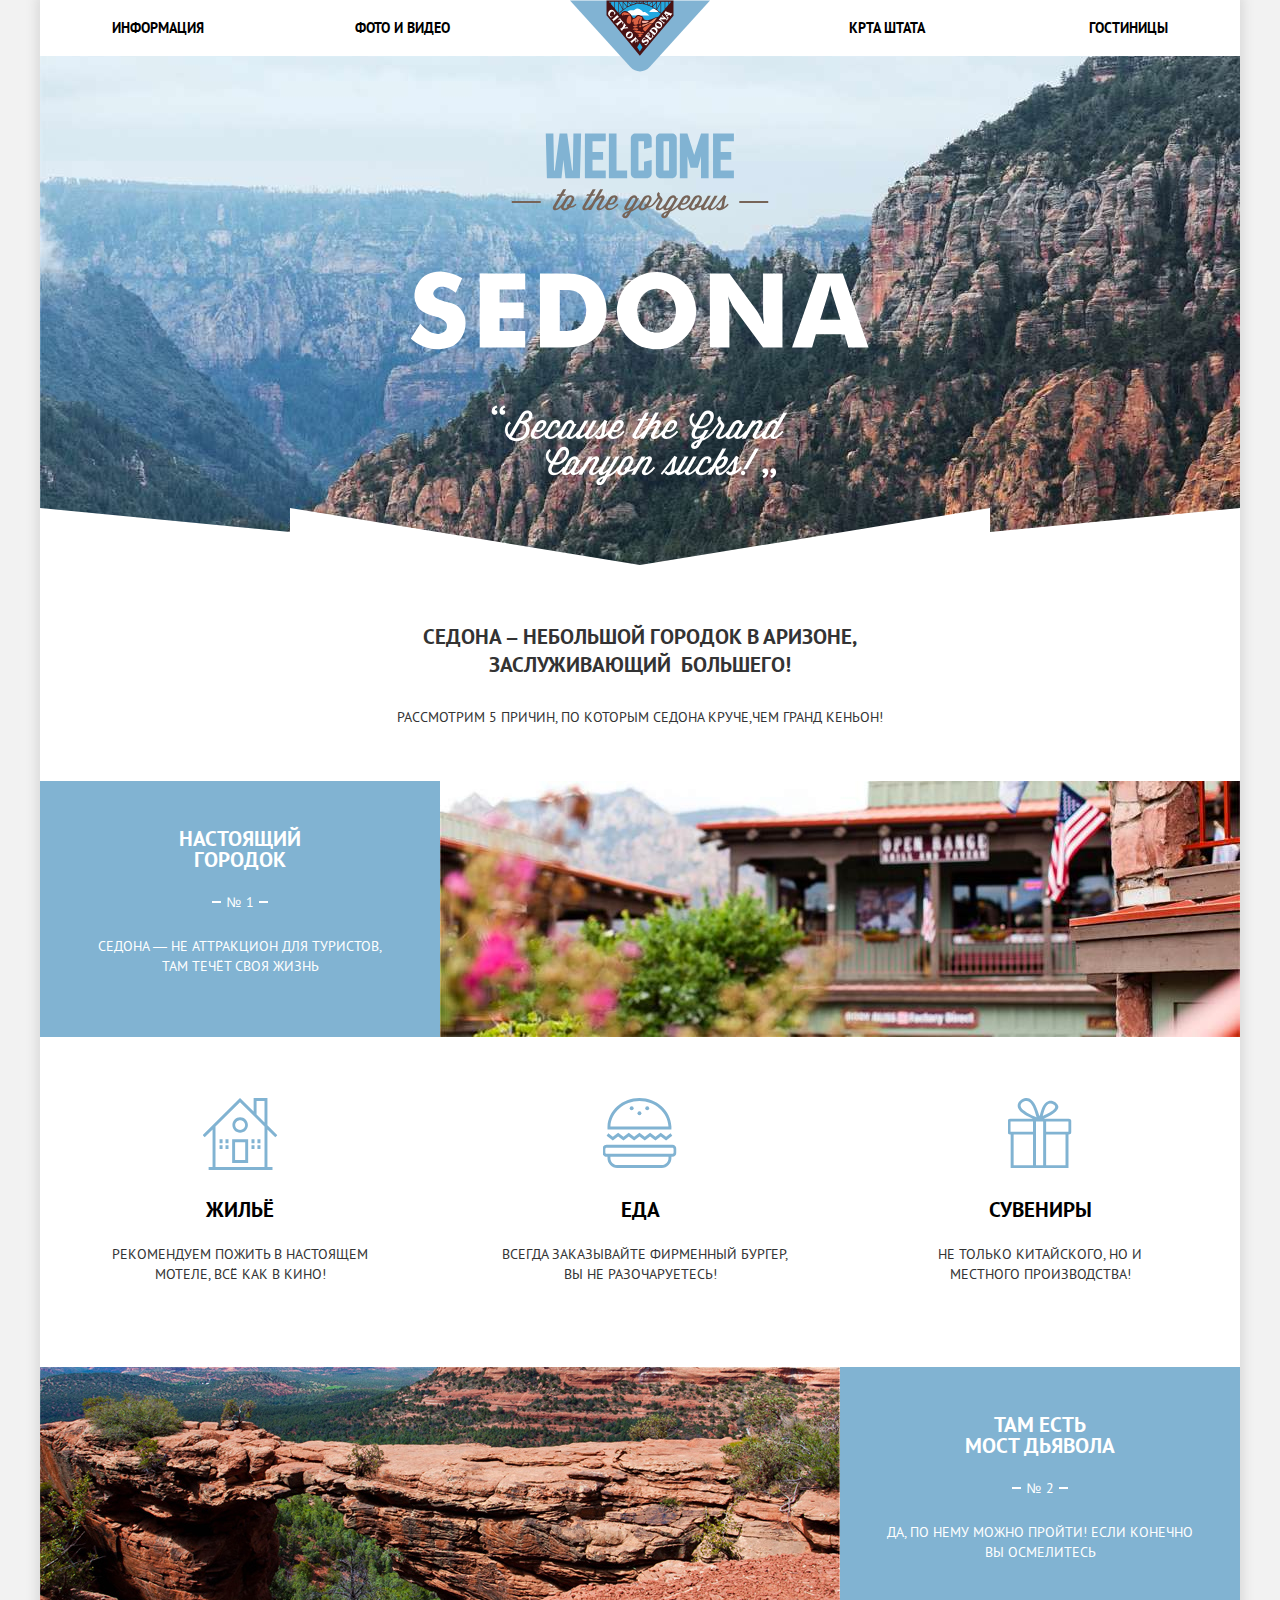
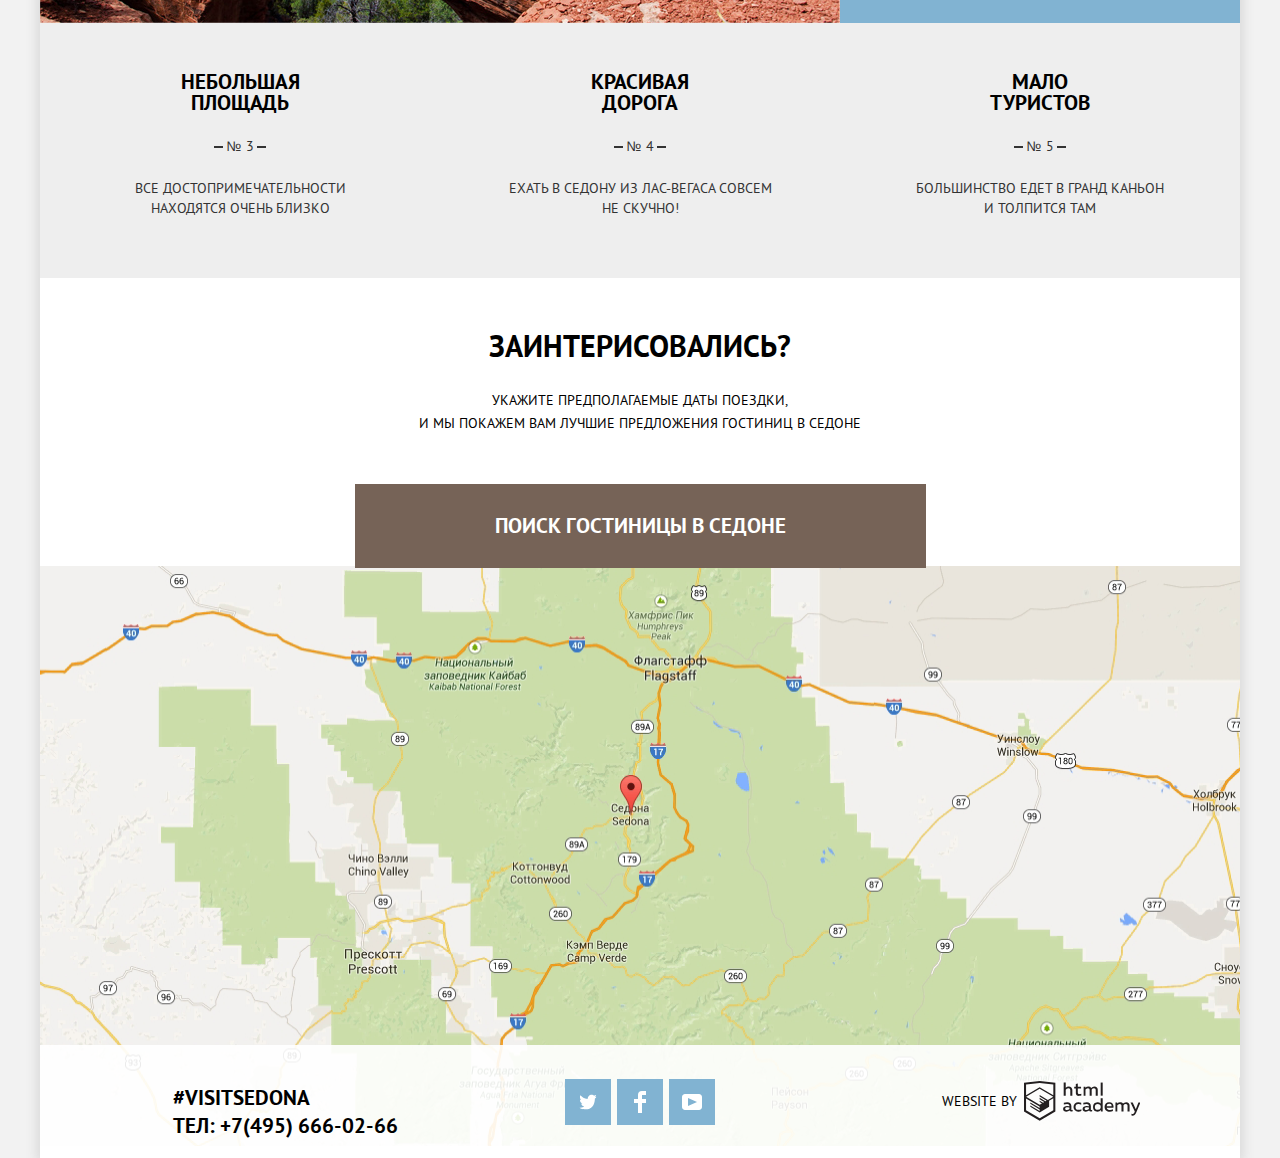
<file: index.html>
<!DOCTYPE html>
<html lang="ru">
  <head>
    <meta charset="utf-8">
    <title>HTML Academy: Седона</title>
    <link rel="stylesheet" href="css/normalize.min.css">
    <link rel="stylesheet" href="css/style.min.css">
  </head>
  <body class="page-index">
    <div class="container">
      <header class="main-header">
        <a class="main-header__logo">
          <img src="img/logo.svg"
              alt="Логотип Седона"
              width="140"
              height="72">
              Перейти на главную страницу
        </a>

        <nav class="main-nav">
          <div class="wrapper">
            <ul class="main-nav__list">
              <li class="main-nav__item">
                <a class="main-nav__link" href="#">информация</a>
              </li>

              <li class="main-nav__item">
                <a class="main-nav__link" href="#">фото и видео</a>
              </li>

              <li class="main-nav__item">
                <a class="main-nav__link" href="#">крта штата</a>
              </li>

              <li class="main-nav__item">
                <a class="main-nav__link" href="hotels.html">гостиницы</a>
              </li>
            </ul>
          </div>
        </nav>
      </header>

      <main class="main">
        <h1 class="visually-hidden">Седона - онлайн бронирование гостиниц</h1>

        <div class="intro main__intro">
          <div class="intro__pic">
            <img class="intro__img"
              src="img/welcome.svg"
              alt="Welcome to the gorgeous Sedona"
              width="459"
              height="353">
          </div>
        </div>

        <section class="features
                        main__features">
          <h2 class="visually-hidden">Наши приемущества</h2>
          <p class="features__text
                    features__text--big">

            <strong>Седона &ndash; небольшой городок в Аризоне, заслуживающий&nbsp; большего!</strong>
          </p>
          <p class="features__text
                    features__text--narrow">Рассмотрим 5 причин, по которым Седона круче,чем Гранд Кеньон!</p>

          <ol class="features__list">
            <li class="features__item
                      features__item--type-1">

              <div class="features__content">
                <h3 class="features__title">Настоящий городок</h3>
                <span class="features__number">№ 1</span>
                <p class="features__text">Седона &mdash; не аттракцион&nbsp;для&nbsp;туристов, там&nbsp;течёт своя жизнь</p>
              </div>

              <div class="features__pic">
                <img class="features__img"
                  src="img/content-pic01.jpg"
                  alt="Горы, отель флаг США"
                  width="800"
                  height="256">
              </div>
            </li>

            <li class="features__item
                      features__item--type-2
                      features__item--icon-house">

              <h3 class="features__title">Жильё</h3>
              <p class="features__text">Рекомендуем пожить в настоящем мотеле, всё как в кино!</p>
            </li>

            <li class="features__item
                        features__item--type-2
                        features__item--icon-food">

              <h3 class="features__title">Еда</h3>
              <p class="features__text">Всегда&nbsp;заказывайте&nbsp;фирменный&nbsp;бургер, вы не разочаруетесь!</p>
            </li>


            <li class="features__item
                        features__item--type-2
                        features__item--icon-gift">

              <h3 class="features__title">Сувениры</h3>
              <p class="features__text">Не только китайского, но и местного производства!</p>
            </li>


            <li class="features__item features__item--type-1">
              <div class="features__pic">
                <img class="features__img"
                  src="img/content-pic02.jpg"
                  alt="Красные ущелья Седоны"
                  width="800"
                  height="256">
              </div>

              <div class="features__content">
                <h3 class="features__title">Там есть <br> мост дьявола</h3>
                <span class="features__number">№ 2</span>
                <p class="features__text">Да, по нему можно пройти! Если конечно вы осмелитесь</p>
              </div>
            </li>


            <li class="features__item
                      features__item--type-3">

              <div class="features__content">
                <h3 class="features__title">Небольшая площадь</h3>
                <span class="features__number">№ 3</span>
                <p class="features__text">Все достопримечательности находятся&nbsp;очень близко</p>
              </div>
            </li>


            <li class="features__item
                        features__item--type-3">

              <div class="features__content">
                <h3 class="features__title">Красивая дорога</h3>
                <span class="features__number">№ 4</span>
                <p class="features__text">Ехать в Седону из Лас-Вегаса совсем не скучно!</p>
              </div>
            </li>


            <li class="features__item
                        features__item--type-3">

              <div class="features__content">
                <h3 class="features__title">Мало туристов</h3>
                <span class="features__number">№ 5</span>
                <p class="features__text">Большинство едет в гранд каньон и&nbsp;толпится там</p>
              </div>
            </li>
          </ol>
        </section>

        <section class="search main__search">
          <h2 class="visually-hidden">Поиск гостиницы в Седоне</h2>

          <p class="search__text search__text--big"><strong>Заинтерисовались?</strong></p>
          <p class="search__text search__text--narrow">Укажите предполагаемые даты поездки, <br> и мы покажем вам лучшие предложения гостиниц в Седоне</p>

          <a class="button button--search" href="hotel-search.html">Поиск гостиницы в Седоне</a>
          <!-- Карта проезда -->
          <div class="map">
            <iframe class="map__google"
              src="https://www.google.com/maps/embed?pb=!1m18!1m12!1m3!1d683583.7803193119!2d-112.14163020098634!3d34.99798350374811!2m3!1f0!2f0!3f0!3m2!1i1024!2i768!4f13.1!3m3!1m2!1s0x872da132f942b00d%3A0x5548c523fa6c8efd!2z0KHQtdC00L7QvdCwLCDQkNGA0LjQt9C-0L3QsCA4NjMzNiwg0KHQqNCQ!5e0!3m2!1sru!3s!4v1570361902766!5m2!1sru!2s"
              width="1200"
              height="596">
            </iframe>

            <a class="map__img"
              href="https://www.google.ru/maps/place/Седона,+Аризона+86336,+США/@34.8544438,-111.8301581,13z/data=!3m1!4b1!4m5!3m4!1s0x872da132f942b00d:0x5548c523fa6c8efd!8m2!3d34.8697395!4d-111.7609896"
              title="Перейти нак карту google maps">

              <img src="img/map.png"
                  alt="Карта Седоны"
                  width="1200"
                  height="596">
            </a>
            <div class="hotel-search">
              <form class="hotel-search__form" action="https://echo.htmlacademy.ru">
                <h2 class="visually-hidden">Форма поиска гостиницы в Седоне</h2>

                <fieldset class="hotel-search__fieldset">
                  <legend class="visually-hidden">Поле для ввода данных</legend>

                  <div class="hotel-search__date">
                    <label class="hotel-search__label">
                      Дата заезда:
                      <input class="hotel-search__input"
                        type="text"
                        name="entry"
                        placeholder="24 апреля 2017">
                    </label>

                    <button class="button hotel-search__calendar"
                      type="button"
                      title="Выбрать дату">Календарь
                      <svg xmlns="http://www.w3.org/2000/svg" width="21" height="22" fill="#cacaca">
                        <path
                          d="M19.251 2.025h-2.845V.648c0-.381-.294-.689-.656-.689-.363 0-.656.308-.656.689v1.377h-3.938V.648c0-.381-.294-.689-.655-.689-.363 0-.657.308-.657.689v1.377H5.906V.648c0-.381-.294-.689-.656-.689-.363 0-.657.308-.657.689v1.377H1.75C.784 2.025 0 2.847 0 3.862v16.302C0 21.179.784 22 1.75 22h17.501c.966 0 1.749-.821 1.749-1.836V3.862c0-1.015-.783-1.837-1.749-1.837zm.437 18.139a.448.448 0 0 1-.437.459H1.75a.45.45 0 0 1-.438-.459V3.862a.45.45 0 0 1 .438-.459h2.844v1.378c0 .381.294.689.657.689.362 0 .656-.308.656-.689V3.403h3.938v1.378c0 .381.294.689.657.689.361 0 .655-.308.655-.689V3.403h3.938v1.378c0 .381.293.689.656.689.362 0 .656-.308.656-.689V3.403h2.845c.241 0 .437.206.437.459v16.302z" />
                        <path
                          d="M4.594 8.225h2.625v2.066H4.594zM4.594 11.668h2.625v2.067H4.594zM4.594 15.112h2.625v2.066H4.594zM9.188 15.112h2.625v2.066H9.188zM9.188 11.668h2.625v2.067H9.188zM9.188 8.225h2.625v2.066H9.188zM13.781 15.112h2.625v2.066h-2.625zM13.781 11.668h2.625v2.067h-2.625zM13.781 8.225h2.625v2.066h-2.625z" />
                      </svg>
                    </button>
                  </div>

                  <div class="hotel-search__date">
                    <label class="hotel-search__label">
                      Дата выезда:
                      <input class="hotel-search__input"
                        type="text"
                        name="out"
                        placeholder="4 июля 2017">
                    </label>
                    <button class="button hotel-search__calendar"
                      type="button"
                      title="Выбрать дату">Календарь
                      <svg xmlns="http://www.w3.org/2000/svg" width="21" height="22" fill="#cacaca">
                        <path
                          d="M19.251 2.025h-2.845V.648c0-.381-.294-.689-.656-.689-.363 0-.656.308-.656.689v1.377h-3.938V.648c0-.381-.294-.689-.655-.689-.363 0-.657.308-.657.689v1.377H5.906V.648c0-.381-.294-.689-.656-.689-.363 0-.657.308-.657.689v1.377H1.75C.784 2.025 0 2.847 0 3.862v16.302C0 21.179.784 22 1.75 22h17.501c.966 0 1.749-.821 1.749-1.836V3.862c0-1.015-.783-1.837-1.749-1.837zm.437 18.139a.448.448 0 0 1-.437.459H1.75a.45.45 0 0 1-.438-.459V3.862a.45.45 0 0 1 .438-.459h2.844v1.378c0 .381.294.689.657.689.362 0 .656-.308.656-.689V3.403h3.938v1.378c0 .381.294.689.657.689.361 0 .655-.308.655-.689V3.403h3.938v1.378c0 .381.293.689.656.689.362 0 .656-.308.656-.689V3.403h2.845c.241 0 .437.206.437.459v16.302z" />
                        <path
                          d="M4.594 8.225h2.625v2.066H4.594zM4.594 11.668h2.625v2.067H4.594zM4.594 15.112h2.625v2.066H4.594zM9.188 15.112h2.625v2.066H9.188zM9.188 11.668h2.625v2.067H9.188zM9.188 8.225h2.625v2.066H9.188zM13.781 15.112h2.625v2.066h-2.625zM13.781 11.668h2.625v2.067h-2.625zM13.781 8.225h2.625v2.066h-2.625z" />
                      </svg>
                    </button>
                  </div>

                  <div class="hotel-search__person">
                    <div class="hotel-search__person-category">
                      <button class="button hotel-search__adult-value
                                    hotel-search__adult-value--plus"
                              type="button">Увеличить  колличество взрослых
                        </button>
                        <button class="button hotel-search__adult-value
                                      hotel-search__adult-value--minus"
                                type="button">Уменьшить  колличество взрослых
                        </button>

                        <label class="hotel-search__label">Взрослые:

                          <input class="hotel-search__input"
                                type="text"
                                name="adult"
                                value="2">
                        </label>
                      </div>

                      <div class="hotel-search__person-category">
                        <button class="button
                                      hotel-search__child-value
                                      hotel-search__child-value--plus"
                                type="button">Увеличить  колличество детей
                        </button>
                        <button class="button
                                      hotel-search__child-value
                                      hotel-search__child-value--minus"
                                type="button">Уменьшить  колличество детей
                        </button>

                        <label class="hotel-search__label">Дети:
                          <input class="hotel-search__input"
                                type="text"
                                name="child"
                                value="0">
                          </label>
                      </div>
                    </div>
                </fieldset>
                  <button class="button hotel-search__submit" type="submit">Найти</button>
              </form>
            </div>
          </div>
          <!-- /Карта проезда -->
        </section>

      </main>

      <footer class="main-footer">
        <div class="wrapper">
          <div class="main-footer__row">
            <div class="main-footer__column">
              <h2 class="visually-hidden">Дополнительная информация</h2>

              <div>
                <p class="main-footer__text">&#35;visitsedona</p>
                <a class="main-footer__tel" href="tel:+74956660266">тел: +7(495) 666-02-66</a>
              </div>
            </div>

            <div class="main-footer__column">
              <ul class="social-list main-footer__social-list">
                <li class="social-list__item">
                  <a class="social-list__link social-list__link--icon"
                    href="#"
                    title="К нам на Twitter">Twitter
                    <svg xmlns="http://www.w3.org/2000/svg" xmlns:xlink="http://www.w3.org/1999/xlink" width="17" height="15">
                      <path fill="#ffffff"
                        d="M10.95.144c1.685-.496 2.984.27 3.577 1.179.673-.231 1.331-.481 2.011-.708a2.345 2.345 0 0 1-.857 1.768c.685.17 1.304-.491 1.304-.491-.169 1-1.006 1.788-1.563 2.024-.231 6.75-3.175 11.217-10.077 11.082h-.446c-.41 0-4.164-.46-4.898-1.887 2.271.196 3.893-.422 4.693-1.177-.96-.3-2.679-.477-2.979-2.95.349.106.564.228 1.19.119C1.705 8.247.374 7.53.448 5.33c.285.328 1.067.536 1.34.472C1.085 5.561-.182 2.442.894.85c1.818 1.854 3.735 3.606 7.152 3.773C8.254 2.33 9.183.793 10.95.144z" />
                    </svg>
                  </a>
                </li>

                <li class="social-list__item">
                  <a class="social-list__link social-list__link--icon"
                    href="#"
                    title="К нам на Facebook">Facebook

                    <svg xmlns="http://www.w3.org/2000/svg" width="12" height="22">
                      <path fill="#FFF" d="M12 4V0H8a4 4 0 0 0-4 4v4H0v4h4v10h4V12h4V8H8V4h4z"/>
                    </svg>
                  </a>
                </li>

                <li class="social-list__item">
                  <a class="social-list__link social-list__link--icon"
                    href="#"
                    title="К нам на Youtube">Youtube
                    <svg xmlns="http://www.w3.org/2000/svg" xmlns:xlink="http://www.w3.org/1999/xlink" width="20" height="16">
                      <path fill="#ffffff"
                        d="M17 0H3C1.35 0 0 1.35 0 3v10c0 1.65 1.35 3 3 3h14c1.65 0 3-1.35 3-3V3c0-1.65-1.35-3-3-3zM6.027 11.998V4.002L15.014 8l-8.987 3.998z" />
                    </svg>
                  </a>
                </li>
              </ul>
            </div>

            <div class="main-footer__column">
              <span class="main-footer__copy">website by</span>
              <a class="main-footer__link"
                href="https://htmlacademy.ru/intensive/htmlcss"
                title="Перейти на профессиональный онлайн‑курс HTML и CSS, уровень 1"
                target="_blank">Htmlacademy

                <svg xmlns="http://www.w3.org/2000/svg" fill="#231f20" viewBox="0 0 113 39">
                  <path d="M401.93 351.51a2.07 2.07 0 00.58-.11v1.4a3.41 3.41 0 01-1.24.22 1.75 1.75 0 01-1.75-1 5.08 5.08 0 01-3.3 1.13c-1.59 0-3.06-.87-3.06-2.68 0-2.24 2.08-2.93 3.9-2.93a11.63 11.63 0 012.28.26v-.31c0-1.09-.8-1.86-2.3-1.86a7.79 7.79 0 00-3.15.67v-1.79a10.72 10.72 0 013.35-.58c2.48 0 4 1.18 4 3.83v3.14a.57.57 0 00.69.61zm-6.76-1.19a1.42 1.42 0 001.64 1.29 3.56 3.56 0 002.53-1v-1.51a10.21 10.21 0 00-1.9-.22c-1.1.01-2.27.35-2.27 1.45zM408.15 343.91a5.29 5.29 0 012.7.67v1.79a4.28 4.28 0 00-2.42-.73 2.89 2.89 0 100 5.76 5.26 5.26 0 002.55-.67v1.8a6.58 6.58 0 01-2.9.6 4.42 4.42 0 01-4.72-4.54 4.54 4.54 0 014.79-4.68zM420.93 351.51a2.07 2.07 0 00.58-.11v1.4a3.41 3.41 0 01-1.24.22 1.75 1.75 0 01-1.75-1 5.08 5.08 0 01-3.3 1.13c-1.59 0-3.06-.87-3.06-2.68 0-2.24 2.08-2.93 3.9-2.93a11.63 11.63 0 012.28.26v-.31c0-1.09-.8-1.86-2.3-1.86a7.79 7.79 0 00-3.15.67v-1.79a10.72 10.72 0 013.35-.58c2.48 0 4 1.18 4 3.83v3.14a.57.57 0 00.69.61zm-6.76-1.19a1.42 1.42 0 001.64 1.29 3.56 3.56 0 002.53-1v-1.51a10.21 10.21 0 00-1.9-.22c-1.11.01-2.27.35-2.27 1.45zM431.76 340.14v12.76H430v-1.39a4.07 4.07 0 01-3.35 1.62 4.62 4.62 0 010-9.22 4 4 0 013.15 1.37v-5.14h2zm-4.76 5.48a2.9 2.9 0 000 5.8 3 3 0 002.79-1.84v-2.13a3.06 3.06 0 00-2.79-1.83zM438.08 343.91c3.48 0 4.68 2.81 4.12 5.34h-6.58c.22 1.57 1.75 2.22 3.35 2.22a6.41 6.41 0 002.77-.62v1.68a7.5 7.5 0 01-3.14.6c-2.68 0-5-1.53-5-4.61a4.39 4.39 0 014.48-4.61zm.09 1.62a2.39 2.39 0 00-2.57 2.26h4.85a2.06 2.06 0 00-2.28-2.26zM444.19 352.9v-8.75h1.73v1.09a4 4 0 012.92-1.33 3 3 0 012.73 1.4 4.33 4.33 0 013.06-1.4 3.21 3.21 0 013.32 3.52v5.47h-2v-5.41a1.67 1.67 0 00-1.73-1.84 2.94 2.94 0 00-2.17 1.18V352.9h-2v-5.41a1.67 1.67 0 00-1.73-1.84A3.11 3.11 0 00446 347v5.91h-2zM466.56 344.15h2l-4.1 9.93c-.95 2.28-2.19 3-3.52 3a5 5 0 01-1.15-.15v-1.66a3 3 0 00.89.13c.95 0 1.66-.67 2.17-2l.18-.44-4.16-8.82H461l3 6.6zM395.75 324.82v5a4 4 0 012.83-1.2 3.41 3.41 0 013.61 3.57v5.41h-2v-5.16a1.9 1.9 0 00-2-2.1 3.08 3.08 0 00-2.44 1.46v5.8h-2v-12.78h2zM407.52 325.71v3.12h3.17v1.71h-3.17v4c0 1.15.53 1.53 1.66 1.53a4.71 4.71 0 001.77-.35v1.68a7.14 7.14 0 01-2.35.38 2.68 2.68 0 01-3-2.88v-4.38H404v-1.71h1.57v-2.64zM413.19 337.58v-8.75h1.73v1.09a4 4 0 012.92-1.33 3 3 0 012.73 1.4 4.33 4.33 0 013.06-1.4 3.21 3.21 0 013.32 3.52v5.47h-2v-5.41a1.67 1.67 0 00-1.73-1.84 2.94 2.94 0 00-2.17 1.18V337.58h-2v-5.41a1.67 1.67 0 00-1.73-1.84 3.11 3.11 0 00-2.32 1.35v5.91h-2z" transform="translate(-355.09 -323.29)"/>
                  <path d="M74.72 1.52h1.95v12.76h-1.95z"/>
                  <path d="M370.53 323.31h-.16l-15.28 1.6v28l15.28 9.09 15.28-9.09v-28zm13.12 28.45l-13.28 7.9-13.28-7.9v-11.48l13.22 7.87v1.43l-9.07-5.4v1.38l9.11 5.47v1.46l-9.1-5.42v1.38l9.11 5.47 9.19-5.5V342.51l4.1-2.45v11.67zm0-13.16l-3.65 2.14-1.68 1-8-4.76v1.38l6.84 4.07h-.06l-.15.09-1 .57-5.64-3.36v1.38l4.45 2.65-1.05.7-3.36-2v1.38l2.21 1.3-2.25 1.35-13.16-7.82 13.17-7.92zm0-1.39l-13.35-7.87-13.2 7.86v-10.5l13.28-1.39 13.28 1.39v10.51z" transform="translate(-355.09 -323.29)"/>
                </svg>
              </a>
            </div>
          </div>
        </div>
      </footer>
    </div>
    <script src="js/main.min.js"></script>
  </body>
</html>
</file>
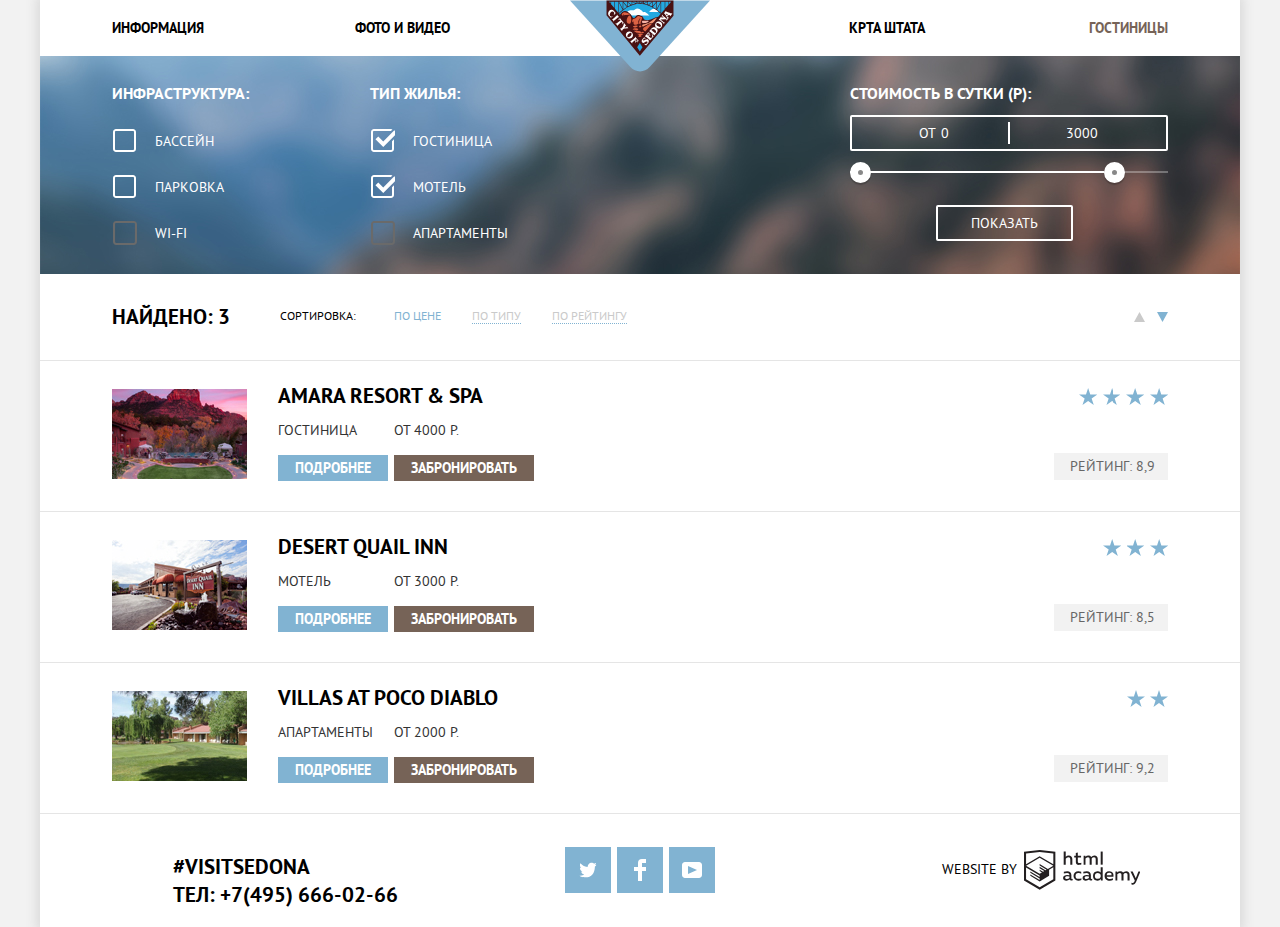
<file: hotels.html>
<!DOCTYPE html>
<html lang="ru">
  <head>
    <meta charset="utf-8">
    <title>HTML Academy: Седона</title>
    <link rel="stylesheet" href="css/normalize.min.css">
    <link rel="stylesheet" href="css/style.min.css">
  </head>
  <body>
    <div class="container">
      <header class="main-header">
        <a class="main-header__logo" href="index.html">
          <img src="img/logo.svg"
              alt="Логотип Седона"
              width="140"
              height="72">
              Перейти на главную страницу
        </a>

        <nav class="main-nav">
          <div class="wrapper">
            <ul class="main-nav__list">
              <li class="main-nav__item">
                <a class="main-nav__link" href="#">информация</a>
              </li>

              <li class="main-nav__item">
                <a class="main-nav__link" href="#">фото и видео</a>
              </li>

              <li class="main-nav__item">
                <a class="main-nav__link" href="#">крта штата</a>
              </li>

              <li class="main-nav__item">
                <a class="main-nav__link  main-nav__link--current">гостиницы</a>
              </li>
            </ul>
          </div>
        </nav>
      </header>

      <main class="main">
        <section class="filter main__filter">
          <h2 class="visually-hidden">Фильтры для выбора гостиницы</h2>

          <form class="filter__form" action="https://echo.htmlacademy.ru" method="post">
            <div class="filter__content">
              <div class="filter__row">
                <div class="filter__column">
                  <fieldset class="filter__selection filter__selection--type-1">
                    <legend class="filter__caption">Инфраструктура:</legend>

                    <div class="filter__inner">
                      <input class="filter__checkbox"
                        id="pool"
                        type="checkbox"
                        name="pool">
                      <span class="filter__check"></span>
                      <label class="filter__label" for="pool">Бассейн</label>
                    </div>

                    <div class="filter__inner">
                      <input class="filter__checkbox"
                        id="parking"
                        type="checkbox"
                        name="parking">
                      <span class="filter__check"></span>
                      <label class="filter__label" for="parking">Парковка</label>
                    </div>

                    <div class="filter__inner">
                      <input class="filter__checkbox"
                        id="wi-fi"
                        type="checkbox"
                        name="wi-fi"
                        disabled>
                      <span class="filter__check"></span>
                      <label class="filter__label" for="parking">wi-fi</label>
                    </div>
                  </fieldset>
                </div>

                <div class="filter__column">
                  <fieldset class="filter__selection filter__selection--type-1">
                    <legend class="filter__caption">Тип жилья:</legend>

                    <div class="filter__inner">
                      <input class="filter__checkbox"
                        id="hotel"
                        type="checkbox"
                        name="hotel"
                        checked>
                      <span class="filter__check"></span>
                      <label class="filter__label" for="hotel">Гостиница</label>
                    </div>

                    <div class="filter__inner">
                      <input class="filter__checkbox"
                        id="motel"
                        type="checkbox"
                        name="motel"
                        checked>
                      <span class="filter__check"></span>
                      <label class="filter__label" for="motel">Мотель</label>
                    </div>

                    <div class="filter__inner">
                      <input class="filter__checkbox"
                        id="aparts"
                        type="checkbox"
                        name="aparts"
                        disabled>
                      <span class="filter__check"></span>
                      <label class="filter__label" for="aparts">Апартаменты</label>
                    </div>
                  </fieldset>
                </div>

                <div class="filter__column price__wrap">
                  <fieldset class="filter-range">
                    <legend class="filter-range__caption">Стоимость в сутки (р):</legend>

                    <div class="range-price filter-range__price">
                      <label class="range-price__label range-price__label--min">от
                        <input class="range-price__input"
                          type="text"
                          name="min-price"
                          value="0">
                      </label>

                      <label class="range-price__label range-price__label--max">
                        <input class="range-price__input"
                          type="text"
                          name="max-price"
                          value="3000">
                      </label>
                    </div>

                    <div class="filter-range__controls">
                      <div class="filter-range__scale">
                        <div class="filter-range__bar"></div>
                        <div class="filter-range__toggle filter-range__toggle--min"></div>
                        <div class="filter-range__toggle filter-range__toggle--max"></div>
                      </div>
                    </div>

                    <button class="button filter__submit" type="submit">Показать</button>
                  </fieldset>
                </div>
              </div>
            </div>

            <div class="sort filter__sort">
              <div class="wrapper">
                <div class="sort__row">
                  <p class="sort__text"><b>Найдено: 3</b></p>
                  <fieldset class="sort__type">
                    <legend class="visually-hidden">Сортировка:</legend>
                    <div class="sort__wrap">
                      <span class="sort__caption">Сортировка:</span>
                      <ul class="sort__list">
                        <li class="sort__item"><a class="sort__link sort__link--active" href="#">По цене</a></li>
                        <li class="sort__item"><a class="sort__link" href="#">По типу</a></li>
                        <li class="sort__item"><a class="sort__link" href="#">По рейтингу</a></li>
                      </ul>

                      <div class="sort__button-group">
                        <button class="button sort__button
                                        sort__button--up"
                                type="button">По возрастанию
                          <svg xmlns="http://www.w3.org/2000/svg" width="11" height="10">
                            <path fill="#cacaca" d="M5.5 0L0 10h11z" />
                          </svg>
                        </button>

                        <button class="button sort__button
                                        sort__button--down
                                        sort__button--active"
                                type="button">По убыванию
                          <svg xmlns="http://www.w3.org/2000/svg" width="11" height="10">
                            <path fill="#cacaca" d="M5.5 10L0 0h11" />
                          </svg>
                        </button>
                      </div>
                    </div>
                  </fieldset>
                </div>
              </div>
            </div>
          </form>
        </section>

        <section class="hotels">
          <h2 class="visually-hidden">Список гостиниц в Седоне</h2>

          <ul class="hotels__list">
            <li class="hotels__item">
              <div class="wrapper">
                <div class="hotels__row">

                  <div class="hotels__pic">
                    <a href="#" title="Перейти на страницу изображения">Перейти на страницу изображения
                      <img class="hotels__img"
                        src="img/hotel-photo.jpg"
                        alt="Гостиница 'Amara resort & spa'"
                        width="135"
                        height="90">
                    </a>
                  </div>

                  <div class="hotels__options">
                    <h3 class="hotels__title">
                      <a class="hotels__title-link" href="">Amara Resort & SPA</a>
                    </h3>

                    <div class="hotels__info">
                      <div class="hotles__typies">
                        <p class="hotels__type">Гостиница</p>
                        <a class="hotels__link hotels__link--more" href="#">Подробнее</a>
                      </div>

                      <div class="hotles__action">
                        <p class="hotels__price">от 4000 р.</p>
                        <a class="hotels__link hotels__link--book" href="#">Забронировать</a>
                      </div>
                    </div>

                  </div>

                  <div class="rating hotels__rating">
                    <div class="rating__row">
                      <div class="rating__star-group">
                        <span class="rating__star rating__star--four">Четыре звезды</span>
                      </div>
                      <span class="rating__count">Рейтинг: 8,9</span>
                    </div>
                  </div>
                </div>
              </div>
            </li>

            <li class="hotels__item">
              <div class="wrapper">
                <div class="hotels__row">

                  <div class="hotels__pic">
                    <a href="#" title="Перейти на страницу изображения">Перейти на страницу изображения
                      <img class="hotels__img"
                        src="img/hotel-photo03.jpg"
                        alt="Гостиница 'Desert Quail Inn'"
                        width="135"
                        height="90">
                    </a>
                  </div>

                  <div class="hoels__options">
                    <h3 class="hotels__title">
                      <a class="hotels__title-link" href="">Desert Quail Inn</a>
                    </h3>

                    <div class="hotels__info">
                      <div class="hotels__tpypies">
                        <p class="hotels__type">Мотель</p>
                        <a class="hotels__link hotels__link--more" href="#">Подробнее</a>
                      </div>

                      <div class="hotels__action">
                        <p class="hotels__price">от 3000 р.</p>
                        <a class="hotels__link hotels__link--book" href="#">Забронировать</a>
                      </div>
                    </div>
                  </div>

                  <div class="rating hotels__rating">
                    <div class="rating__row">
                      <div class="rating__star-group">
                        <span class="rating__star rating__star--three">Три звезды</span>
                      </div>
                      <span class="rating__count">Рейтинг: 8,5</span>
                    </div>
                  </div>

                </div>
              </div>
            </li>

            <li class="hotels__item">
              <div class="wrapper">
                <div class="hotels__row">

                  <div class="hotels__pic" tabindex="0">
                    <a href="#" title="Перейти на страницу изображения">Перейти на страницу изображения
                      <img class="hotels__img"
                        src="img/hotel-photo02.jpg"
                        alt="Гостиница 'Villas at Poco Diablo'"
                        width="135"
                        height="90">
                    </a>
                  </div>

                  <div class="hotels__options">
                    <h3 class="hotels__title">
                      <a class="hotels__title-link" href="#">Villas At Poco Diablo</a>
                    </h3>

                    <div class="hotels__info">
                      <div class="hotels__typies">
                        <p class="hotels__type">Апартаменты</p>
                        <a class="hotels__link hotels__link--more" href="#">Подробнее</a>
                      </div>

                      <div class="hotels__action">
                        <p class="hotels__price">от 2000 р.</p>
                        <a class="hotels__link hotels__link--book" href="#">Забронировать</a>
                      </div>
                    </div>
                  </div>

                  <div class="rating hotels__rating">
                    <div class="rating__row">
                      <div class="rating__star-group">
                        <span class="rating__star rating__star--two">Две звезды</span>
                      </div>
                      <span class="rating__count">Рейтинг: 9,2</span>
                    </div>
                  </div>
                </div>
              </div>

            </li>
          </ul>
        </section>
      </main>

      <footer class="main-footer">
        <div class="wrapper">
          <div class="main-footer__row">
            <div class="main-footer__column">
              <h2 class="visually-hidden">Дополнительная информация</h2>
              <div>
                <p class="main-footer__text">&#35;visitsedona</p>
                <a class="main-footer__tel" href="tel:+74956660266">тел: +7(495) 666-02-66</a>
              </div>
            </div>

            <div class="main-footer__column">
              <ul class="social-list main-footer__social-list">
                <li class="social-list__item">
                  <a class="social-list__link social-list__link--icon"
                    href="#"
                    title="К нам на Twitter">Twitter
                    <svg xmlns="http://www.w3.org/2000/svg" xmlns:xlink="http://www.w3.org/1999/xlink" width="17" height="15">
                      <path fill="#ffffff"
                        d="M10.95.144c1.685-.496 2.984.27 3.577 1.179.673-.231 1.331-.481 2.011-.708a2.345 2.345 0 0 1-.857 1.768c.685.17 1.304-.491 1.304-.491-.169 1-1.006 1.788-1.563 2.024-.231 6.75-3.175 11.217-10.077 11.082h-.446c-.41 0-4.164-.46-4.898-1.887 2.271.196 3.893-.422 4.693-1.177-.96-.3-2.679-.477-2.979-2.95.349.106.564.228 1.19.119C1.705 8.247.374 7.53.448 5.33c.285.328 1.067.536 1.34.472C1.085 5.561-.182 2.442.894.85c1.818 1.854 3.735 3.606 7.152 3.773C8.254 2.33 9.183.793 10.95.144z" />
                    </svg>
                  </a>
                </li>

                <li class="social-list__item">
                  <a class="social-list__link social-list__link--icon"
                    href="#"
                    title="К нам на Facebook">Facebook
                    <svg xmlns="http://www.w3.org/2000/svg" width="12" height="22">
                      <path fill="#FFF" d="M12 4V0H8a4 4 0 0 0-4 4v4H0v4h4v10h4V12h4V8H8V4h4z"/>
                    </svg>
                  </a>
                </li>

                <li class="social-list__item">
                  <a class="social-list__link social-list__link--icon"
                    href="#"
                    title="К нам на Youtube">Youtube
                    <svg xmlns="http://www.w3.org/2000/svg" xmlns:xlink="http://www.w3.org/1999/xlink" width="20" height="16">
                      <path fill="#ffffff"
                        d="M17 0H3C1.35 0 0 1.35 0 3v10c0 1.65 1.35 3 3 3h14c1.65 0 3-1.35 3-3V3c0-1.65-1.35-3-3-3zM6.027 11.998V4.002L15.014 8l-8.987 3.998z" />
                    </svg>
                  </a>
                </li>
              </ul>
            </div>

            <div class="main-footer__column">
              <span class="main-footer__copy">website by</span>
              <a class="main-footer__link"
                href="https://htmlacademy.ru/intensive/htmlcss"
                title="Перейти на профессиональный онлайн‑курс HTML и CSS, уровень 1"
                target="_blank">Htmlacademy

                <svg id="Layer_1" data-name="Layer 1" xmlns="http://www.w3.org/2000/svg" viewBox="0 0 113 39" fill="#231f20">
                  <path
                    d="M401.93,351.51a2.07,2.07,0,0,0,.58-0.11v1.4a3.41,3.41,0,0,1-1.24.22,1.75,1.75,0,0,1-1.75-1,5.08,5.08,0,0,1-3.3,1.13c-1.59,0-3.06-.87-3.06-2.68,0-2.24,2.08-2.93,3.9-2.93a11.63,11.63,0,0,1,2.28.26v-0.31c0-1.09-.8-1.86-2.3-1.86a7.79,7.79,0,0,0-3.15.67v-1.79a10.72,10.72,0,0,1,3.35-.58c2.48,0,4,1.18,4,3.83v3.14A0.57,0.57,0,0,0,401.93,351.51Zm-6.76-1.19a1.42,1.42,0,0,0,1.64,1.29,3.56,3.56,0,0,0,2.53-1V349.1a10.21,10.21,0,0,0-1.9-.22C396.34,348.89,395.17,349.23,395.17,350.33Z"
                      transform="translate(-355.09 -323.29)" />
                  <path
                    d="M408.15,343.91a5.29,5.29,0,0,1,2.7.67v1.79a4.28,4.28,0,0,0-2.42-.73,2.89,2.89,0,1,0,0,5.76,5.26,5.26,0,0,0,2.55-.67v1.8a6.58,6.58,0,0,1-2.9.6,4.42,4.42,0,0,1-4.72-4.54A4.54,4.54,0,0,1,408.15,343.91Z"
                    transform="translate(-355.09 -323.29)" />
                  <path
                    d="M420.93,351.51a2.07,2.07,0,0,0,.58-0.11v1.4a3.41,3.41,0,0,1-1.24.22,1.75,1.75,0,0,1-1.75-1,5.08,5.08,0,0,1-3.3,1.13c-1.59,0-3.06-.87-3.06-2.68,0-2.24,2.08-2.93,3.9-2.93a11.63,11.63,0,0,1,2.28.26v-0.31c0-1.09-.8-1.86-2.3-1.86a7.79,7.79,0,0,0-3.15.67v-1.79a10.72,10.72,0,0,1,3.35-.58c2.48,0,4,1.18,4,3.83v3.14A0.57,0.57,0,0,0,420.93,351.51Zm-6.76-1.19a1.42,1.42,0,0,0,1.64,1.29,3.56,3.56,0,0,0,2.53-1V349.1a10.21,10.21,0,0,0-1.9-.22C415.33,348.89,414.17,349.23,414.17,350.33Z"
                    transform="translate(-355.09 -323.29)" />
                  <path
                    d="M431.76,340.14V352.9H430v-1.39a4.07,4.07,0,0,1-3.35,1.62,4.62,4.62,0,0,1,0-9.22,4,4,0,0,1,3.15,1.37v-5.14h2ZM427,345.62a2.9,2.9,0,0,0,0,5.8,3,3,0,0,0,2.79-1.84v-2.13A3.06,3.06,0,0,0,427,345.62Z"
                    transform="translate(-355.09 -323.29)" />
                  <path
                    d="M438.08,343.91c3.48,0,4.68,2.81,4.12,5.34h-6.58c0.22,1.57,1.75,2.22,3.35,2.22a6.41,6.41,0,0,0,2.77-.62v1.68a7.5,7.5,0,0,1-3.14.6c-2.68,0-5-1.53-5-4.61A4.39,4.39,0,0,1,438.08,343.91Zm0.09,1.62a2.39,2.39,0,0,0-2.57,2.26h4.85A2.06,2.06,0,0,0,438.17,345.53Z"
                    transform="translate(-355.09 -323.29)" />
                  <path
                    d="M444.19,352.9v-8.75h1.73v1.09a4,4,0,0,1,2.92-1.33,3,3,0,0,1,2.73,1.4,4.33,4.33,0,0,1,3.06-1.4,3.21,3.21,0,0,1,3.32,3.52v5.47h-2v-5.41a1.67,1.67,0,0,0-1.73-1.84,2.94,2.94,0,0,0-2.17,1.18c0,0.2,0,.4,0,0.6v5.47h-2v-5.41a1.67,1.67,0,0,0-1.73-1.84,3.11,3.11,0,0,0-2.32,1.35v5.91h-2Z"
                    transform="translate(-355.09 -323.29)" />
                  <path
                    d="M466.56,344.15h2l-4.1,9.93c-0.95,2.28-2.19,3-3.52,3a5,5,0,0,1-1.15-.15v-1.66a3,3,0,0,0,.89.13c0.95,0,1.66-.67,2.17-2l0.18-.44-4.16-8.82H461l3,6.6Z"
                    transform="translate(-355.09 -323.29)" />
                  <path
                    d="M395.75,324.82v5a4,4,0,0,1,2.83-1.2,3.41,3.41,0,0,1,3.61,3.57v5.41h-2v-5.16a1.9,1.9,0,0,0-2-2.1,3.08,3.08,0,0,0-2.44,1.46v5.8h-2V324.82h2Z"
                    transform="translate(-355.09 -323.29)" />
                  <path
                    d="M407.52,325.71v3.12h3.17v1.71h-3.17v4c0,1.15.53,1.53,1.66,1.53a4.71,4.71,0,0,0,1.77-.35v1.68a7.14,7.14,0,0,1-2.35.38,2.68,2.68,0,0,1-3-2.88v-4.38H404v-1.71h1.57v-2.64Z"
                    transform="translate(-355.09 -323.29)" />
                  <path
                    d="M413.19,337.58v-8.75h1.73v1.09a4,4,0,0,1,2.92-1.33,3,3,0,0,1,2.73,1.4,4.33,4.33,0,0,1,3.06-1.4,3.21,3.21,0,0,1,3.32,3.52v5.47h-2v-5.41a1.67,1.67,0,0,0-1.73-1.84,2.94,2.94,0,0,0-2.17,1.18c0,0.2,0,.4,0,0.6v5.47h-2v-5.41a1.67,1.67,0,0,0-1.73-1.84,3.11,3.11,0,0,0-2.32,1.35v5.91h-2Z"
                    transform="translate(-355.09 -323.29)" />
                  <rect x="74.72" y="1.52" width="1.95" height="12.76" />
                  <path
                    d="M370.53,323.31l-0.16,0-15.28,1.6v28L370.37,362l15.28-9.09v-28Zm13.12,28.45-13.28,7.9-13.28-7.9V340.28l13.22,7.87,0,1.43-9.07-5.4v1.38l9.11,5.47,0,1.46-9.1-5.42v1.38l9.11,5.47h0l9.19-5.5v-1.39h0v-4.52l4.1-2.45v11.67Zm0-13.16L380,340.74h0l-1.68,1-8-4.76v1.38l6.84,4.07-0.06,0-0.15.09-1,.57-5.64-3.36v1.38l4.45,2.65-1.05.7,0,0-3.36-2v1.38l2.21,1.3-2.25,1.35-13.16-7.82,13.17-7.92h0Zm0-1.39-13.35-7.87h0l-13.2,7.86v-10.5l13.28-1.39,13.28,1.39v10.51Z"
                    transform="translate(-355.09 -323.29)" />
                </svg>
              </a>
            </div>
          </div>
        </div>
      </footer>
    </div>
  </body>
</html>
</file>
<file: css/style.min.css>
@-webkit-keyframes drop-down_form{0%{-webkit-transform:translateY(-500px) translateX(-50%);transform:translateY(-500px) translateX(-50%)}to{-webkit-transform:translateY(0) translateX(-50%);transform:translateY(0) translateX(-50%)}}@keyframes drop-down_form{0%{-webkit-transform:translateY(-500px) translateX(-50%);transform:translateY(-500px) translateX(-50%)}to{-webkit-transform:translateY(0) translateX(-50%);transform:translateY(0) translateX(-50%)}}@-webkit-keyframes form_error{0%,to{-webkit-transform:rotate(0) translateX(-50%);transform:rotate(0) translateX(-50%);-webkit-transform-origin:0 50% 0;transform-origin:0 50% 0}10%,30%,50%,70%,90%{-webkit-transform:rotate(-1deg) translateX(-50%);transform:rotate(-1deg) translateX(-50%);-webkit-transform-origin:0 50% 0;transform-origin:0 50% 0}20%,40%,60%,80%{-webkit-transform:rotate(1deg) translateX(-50%);transform:rotate(1deg) translateX(-50%);-webkit-transform-origin:0 50% 0;transform-origin:0 50% 0}}@keyframes form_error{0%,to{-webkit-transform:rotate(0) translateX(-50%);transform:rotate(0) translateX(-50%);-webkit-transform-origin:0 50% 0;transform-origin:0 50% 0}10%,30%,50%,70%,90%{-webkit-transform:rotate(-1deg) translateX(-50%);transform:rotate(-1deg) translateX(-50%);-webkit-transform-origin:0 50% 0;transform-origin:0 50% 0}20%,40%,60%,80%{-webkit-transform:rotate(1deg) translateX(-50%);transform:rotate(1deg) translateX(-50%);-webkit-transform-origin:0 50% 0;transform-origin:0 50% 0}}@font-face{font-family:"PT Sans";font-display:swap;font-style:normal;font-weight:400;src:url(../fonts/ptsans.woff2) format("woff2"),url(../fonts/ptsans.woff) format("woff")}@font-face{font-family:"PT Sans";font-display:swap;font-style:normal;font-weight:700;src:url(../fonts/ptsansbold.woff2) format("woff2"),url(../fonts/ptsansbold.woff) format("woff")}*,::after,::before{-webkit-box-sizing:inherit;box-sizing:inherit}html{-webkit-box-sizing:border-box;box-sizing:border-box}body{margin:0;font-family:"PT Sans","Arial",sans-serif;font-size:14px;background-color:#f2f2f2}:focus{outline:2px solid #29b0d9;outline-offset:1px}.visually-hidden{position:absolute;margin:-1px;padding:0;width:1px;height:1px;overflow:hidden;border:0;clip:rect(0,0,0,0)}.wrapper{margin-left:auto;margin-right:auto;width:1056px}.container{position:relative;width:1200px;margin:auto;-webkit-box-shadow:0 0 10px 4px #dbdbdb;box-shadow:0 0 10px 4px #dbdbdb;background-color:#fff;overflow:hidden}.button{background-color:transparent;border:0;cursor:pointer}.main-header{padding:0;margin:0;background-color:#fff}.main-header__logo{position:absolute;top:0;left:50%;z-index:3;font-size:0;-webkit-transform:translateX(-50%);transform:translateX(-50%)}.main-nav__list{position:relative;z-index:2;display:-webkit-box;display:-ms-flexbox;display:flex;-ms-flex-wrap:wrap;flex-wrap:wrap;-webkit-box-pack:justify;-ms-flex-pack:justify;justify-content:space-between;-webkit-box-align:center;-ms-flex-align:center;align-items:center;margin:0;padding:19px 0;list-style:none}.main-nav__item{width:20%}.main-nav__item:nth-child(2){margin-right:115px}.main-nav__item:last-child,.main-nav__item:nth-child(4n+3){text-align:right}.main-nav__item:focus{outline:0}.main-nav__link{display:inline-block;vertical-align:middle;font-size:14px;font-weight:700;color:#000;text-decoration:none;text-transform:uppercase;-webkit-transition-duration:.3s;transition-duration:.3s;-webkit-transition-property:color;transition-property:color}.main-nav__link:focus,.main-nav__link:hover{color:#81b3d2}.main-nav__link:active{color:#b2b2b2}.main-nav__link--current{color:#766357}.main{background-color:#fff}.intro__pic{position:relative;width:100%;min-height:509px;background:linear-gradient(160deg,#a2c4dc,#6b494a);background-image:url(../img/polygon.svg),url(../img/sedona.jpg);background-position:center bottom -1px,0 -55px;background-repeat:no-repeat}.intro__img{position:relative;left:50%;top:77px;-webkit-transform:translateX(-50%);transform:translateX(-50%)}.main__features{margin-top:58px}.features__text{color:#333;text-transform:uppercase;text-align:center;line-height:20px}.features__text.features__text--big{z-index:10;max-width:460px;margin:0 auto;font-size:21px;font-weight:700;line-height:28px}.features__text,.features__text--narrow{margin-top:28px;font-size:inherit}.features__list{position:relative;display:-webkit-box;display:-ms-flexbox;display:flex;-ms-flex-wrap:wrap;flex-wrap:wrap;-webkit-box-pack:justify;-ms-flex-pack:justify;justify-content:space-between;margin:54px 0 0;padding:0;list-style:none}.features__item{-webkit-box-flex:1;-ms-flex-positive:1;flex-grow:1;width:100%}.features__item--type-1{display:-webkit-box;display:-ms-flexbox;display:flex;-webkit-box-align:stretch;-ms-flex-align:stretch;align-items:stretch}.features__item--type-1 .features__content{padding:47px 0;width:100%;background-color:#81b3d2;text-align:center}.features__item--type-1 .features__title{margin:0 auto 32px;max-width:200px;color:#fff;font-size:21px;font-weight:700;line-height:21px;text-align:center;text-transform:uppercase}.features__item--type-1 .features__number{position:relative;bottom:8px;padding:0 14px;color:#fff}.features__item--type-1 .features__number::before{position:absolute;content:"";top:8px;left:0;width:9px;height:2px;background-color:#fff}.features__item--type-1 .features__number::after{position:absolute;content:"";top:8px;right:0;width:9px;height:2px;background-color:#fff}.features__item--type-1 .features__text{margin:18px auto 0;max-width:320px;color:#fff;font-size:14px;text-align:center;line-height:20px}.features__item--type-1 .features__img{display:block}.features__item--type-2,.features__item--type-3{position:relative;padding-top:161px;padding-bottom:83px;width:400px}.features__item--type-2 .features__title{margin:0;color:#000;font-size:21px;text-align:center;text-transform:uppercase;font-weight:700}.features__item--type-2 .features__text{margin:22px auto 0;max-width:277px;font-size:14px;line-height:20px;text-transform:uppercase;text-align:center}.features__item--type-2 .features__number{position:relative;padding:0 20px;color:#333}.features__item--type-2 .features__number::before{position:absolute;content:"";top:8px;left:0;width:9px;height:2px;background-color:#333}.features__item--type-2 .features__number::after{position:absolute;content:"";top:8px;right:0;width:9px;height:2px;background-color:#333}.features__item--icon-food::before,.features__item--icon-gift::before,.features__item--icon-house::before{position:absolute;content:"";top:61px;left:50%;width:75px;height:72px;background-image:url(../img/icon-house.svg);background-repeat:no-repeat;-webkit-transform:translateX(-50%);transform:translateX(-50%)}.features__item--icon-food::before,.features__item--icon-gift::before{background-image:url(../img/icon-burger.svg)}.features__item--icon-gift::before{background-image:url(../img/icon-gift.svg);background-position:5px 0;background-size:64px 70px}.features__item--type-2 .features__content{display:-webkit-box;display:-ms-flexbox;display:flex;-webkit-box-orient:vertical;-webkit-box-direction:normal;-ms-flex-direction:column;flex-direction:column;-webkit-box-align:center;-ms-flex-align:center;align-items:center}.features__item--type-3{z-index:3;padding-top:48px;padding-bottom:60px;background-color:#eee}.features__item--type-3 .features__content{text-align:center}.features__item--type-3 .features__title{margin:0 auto 29px;max-width:134px;color:#000;line-height:21px;font-size:21px;text-align:center;text-transform:uppercase;font-weight:700}.features__item--type-3 .features__text{margin:19px auto 0;max-width:277px;font-size:14px;line-height:20px;text-transform:uppercase;text-align:center}.features__item--type-3 .features__number{position:relative;bottom:5px;display:inline-block;padding:0 12px;color:#333;font-size:14px;vertical-align:middle}.features__item--type-3 .features__number::before{position:absolute;content:"";top:8px;left:0;width:9px;height:2px;background-color:#333}.features__item--type-3 .features__number::after{position:absolute;content:"";top:8px;right:0;width:9px;height:2px;background-color:#333}.map{position:relative;width:100%;height:580px;overflow:hidden;-webkit-transition-duration:.3s;transition-duration:.3s}.map__google{position:absolute;top:0;left:0;border:0}.map__img{font-size:0}.main__search{-ms-flex-wrap:wrap;flex-wrap:wrap;min-height:880px}.main__search,.search__row{display:-webkit-box;display:-ms-flexbox;display:flex;-webkit-box-orient:vertical;-webkit-box-direction:normal;-ms-flex-direction:column;flex-direction:column;-webkit-box-align:center;-ms-flex-align:center;align-items:center}.search__text{color:#000;text-align:center;text-transform:uppercase}.search__text--big{margin-top:51px;margin-bottom:25px;font-size:30px;font-weight:700}.search__text--narrow{margin-top:0;margin-bottom:0;line-height:23px}.button--search,.button--search:hover{-webkit-transition-duration:.3s;transition-duration:.3s;-webkit-transition-property:background-color;transition-property:background-color}.button--search{position:relative;z-index:2;display:inline-block;margin-top:49px;margin-bottom:-2px;padding:30px 140px;background-color:#766357;border:0;color:#fff;vertical-align:middle;font-size:21px;text-decoration:none;text-transform:uppercase;font-weight:700;-webkit-transition:ease .3s;transition:ease .3s}.button--search:hover{background-color:#604e43}.button--search:focus,.button--search:focus-within{background-color:#604e43}.button--search:active{background-color:#503e33;color:#857871;-webkit-transition-duration:.3s;transition-duration:.3s;-webkit-transition-property:background-color;transition-property:background-color}.hotel-search,.hotel-search--hide{position:absolute;top:0;left:50%;width:570px;background-color:#fff;-webkit-box-shadow:0 0 20px 0 #838282;box-shadow:0 0 20px 0 #838282;font-weight:700;text-transform:uppercase;-webkit-transform:translateX(-50%);transform:translateX(-50%)}.hotel-search{padding:63px 55px 54px;-webkit-animation-name:drop-down_form;animation-name:drop-down_form;-webkit-animation-duration:.7s;animation-duration:.7s}.hotel-search--hide{z-index:2;display:none;padding:55px}.hotel-search--error{-webkit-animation-name:form_error;animation-name:form_error;-webkit-animation-duration:.3s;animation-duration:.3s}.hotel-search__fieldset{margin:0;padding:0;border:0}.hotel-search__date{-webkit-box-orient:vertical;-webkit-box-direction:normal;-ms-flex-direction:column;flex-direction:column;-webkit-box-pack:justify;-ms-flex-pack:justify;justify-content:space-between;margin-bottom:30px}.hotel-search__date,.hotel-search__label{position:relative;display:-webkit-box;display:-ms-flexbox;display:flex;-webkit-box-align:center;-ms-flex-align:center;align-items:center;white-space:nowrap;width:100%;font-size:14px;cursor:pointer}.hotel-search__calendar{position:absolute;top:50%;right:2px;content:"";font-size:0;-webkit-transform:translateY(-50%);transform:translateY(-50%);-webkit-transition-duration:.3s;transition-duration:.3s;-webkit-transition-property:background-color;transition-property:background-color}.hotel-search__calendar:focus svg,.hotel-search__calendar:hover svg{fill:#000}.hotel-search__calendar:active svg,.sort__button--active path{fill:#81b3d2}.hotel-search__input{position:relative;padding:10px;margin:0 0 0 25px;width:100%;border:0;font-size:14px;font-weight:700;text-transform:uppercase;background-color:#f2f2f2;cursor:pointer}.hotel-search__input:active,.hotel-search__input:focus{background-color:#fff;-webkit-box-shadow:0 0 0 2px #e5e5e5;box-shadow:0 0 0 2px #e5e5e5}.hotel-search__input:hover{background-color:#ebebeb;cursor:pointer}.hotels-search__input::-webkit-input-placeholder{color:#000;font-weight:700;text-transform:uppercase}.hotels-search__input::-moz-placeholder{color:#000;font-weight:700;text-transform:uppercase}.hotels-search__input:-ms-input-placeholder,.hotels-search__input::-ms-input-placeholder{color:#000;font-weight:700;text-transform:uppercase}.hotels-search__input::placeholder{color:#000;font-weight:700;text-transform:uppercase}.hotel-search__person{display:-webkit-box;display:-ms-flexbox;display:flex;-ms-flex-line-pack:center;align-content:center;margin-bottom:55px}.hotel-search__person-category,.hotel-search__person-category .hotel-search__label{position:relative;display:-webkit-box;display:-ms-flexbox;display:flex;-webkit-box-align:center;-ms-flex-align:center;align-items:center}.hotel-search__person-category{-webkit-box-pack:justify;-ms-flex-pack:justify;justify-content:space-between;margin:0;width:50%}.hotel-search__person-category .hotel-search__label{-webkit-box-pack:end;-ms-flex-pack:end;justify-content:flex-end;width:100%}.hotel-search__person-category .hotel-search__input{padding:11px 0;margin:0 0 0 46px;width:114px;border:0;background-color:#f2f2f2;text-align:center}.hotel-search__person-category .hotel-search__input[name=child]{margin:0 0 0 27px}.hotel-search__adult-value:focus~.hotel-search__label .hotel-search__input,.hotel-search__child-value:focus~.hotel-search__label .hotel-search__input,.hotel-search__person-category .hotel-search__input:focus{background-color:#fff;-webkit-box-shadow:0 0 0 2px #e5e5e5;box-shadow:0 0 0 2px #e5e5e5}.hotel-search__person-category .hotel-search__input:hover{background-color:#ebebeb}.hotel-search__adult-value,.hotel-search__child-value{position:absolute;top:50%;right:50%;z-index:1;width:12px;height:100%;font-size:0;font-weight:700;-webkit-transform:translate(-50%,-50%);transform:translate(-50%,-50%)}.hotel-search__adult-value--plus,.hotel-search__child-value--plus{right:8px}.hotel-search__adult-value--minus,.hotel-search__child-value--minus{left:131px}.hotel-search__adult-value--minus::before,.hotel-search__adult-value--plus::before,.hotel-search__child-value--minus::before,.hotel-search__child-value--plus::before{position:absolute;top:50%;left:50%;content:"-";color:#a9a9a9;font-size:30px;-webkit-transform:translate(-50%,-50%);transform:translate(-50%,-50%)}.hotel-search__adult-value--plus::before,.hotel-search__child-value--plus::before{content:"+"}.hotel-search__adult-value--plus:hover::before,.hotel-search__child-value--plus:hover::before{color:#000;-webkit-transition-duration:.3s;transition-duration:.3s}.hotel-search__adult-value--plus:focus::before,.hotel-search__child-value--plus:focus::before{color:#000}.hotel-search__adult-value--plus:active::before,.hotel-search__child-value--plus:active::before{color:#81b3d2;-webkit-transition-duration:.3s;transition-duration:.3s;-webkit-transition-property:background-color;transition-property:background-color}.hotel-search__adult-value--minus:hover::before,.hotel-search__child-value--minus:hover::before{color:#000;-webkit-transition-duration:.3s;transition-duration:.3s}.hotel-search__adult-value--minus:focus::before,.hotel-search__child-value--minus:focus::before{color:#000}.hotel-search__adult-value--minus:active::before,.hotel-search__child-value--minus:active::before,.hotel-search__submit{color:#81b3d2;-webkit-transition-duration:.3s;transition-duration:.3s;-webkit-transition-property:background-color;transition-property:background-color}.hotel-search__submit{padding:17px 0;min-width:459px;background-color:#81b3d2;color:#fff;font-size:21px;font-weight:700;text-transform:uppercase}.hotel-search__submit:focus,.hotel-search__submit:hover{background-color:#669ec0}.hotel-search__submit:active{color:rgba(255,255,255,.5);background-color:#5496bd;-webkit-transition-duration:.3s;transition-duration:.3s;-webkit-transition-property:color;transition-property:color}.filter__content{padding-top:32px;padding-bottom:18px;background:-webkit-gradient(linear,left top,right top,from(#4f7ca5),to(#4f4847));background:linear-gradient(90deg,#4f7ca5,#4f4847);background-image:url(../img/sedona-blur.jpg);background-position:0 -56px;background-size:cover}.filter__content .filter__label{margin-left:7px;color:#fff;font-size:14px;text-transform:uppercase}.filter__price,.filter__selection,.filter__sort{padding:0;margin:0;border:0}.filter__inner,.filter__selection--type-1{display:-webkit-box;display:-ms-flexbox;display:flex}.filter__selection--type-1{-webkit-box-orient:vertical;-webkit-box-direction:normal;-ms-flex-direction:column;flex-direction:column}.filter__selection--type-1 .filter__caption{margin-bottom:19px;color:#fff;font-size:16px;line-height:11px;font-weight:700;text-transform:uppercase}.filter__inner{position:relative;-webkit-box-align:center;-ms-flex-align:center;align-items:center;cursor:pointer}.filter__label{cursor:pointer}.filter__checkbox{position:relative;left:0;z-index:9000;width:24px;height:24px;cursor:pointer;opacity:0}.filter__label:active .filter__inner{color:#81b3d2;border-radius:5px;-webkit-box-shadow:0 0 0 3px #81b3d3;box-shadow:0 0 0 3px #81b3d3;outline:0}.filter__checkbox:checked+.filter__check{width:24px;height:24px;background-image:url(../img/checkobox-on.svg);background-repeat:no-repeat}.filter__checkbox:disabled+.filter__check{width:24px;height:24px;background-image:url(../img/checkobox-off-disabled.svg);background-repeat:no-repeat}.filter__checkbox:checked:disabled+.filter__check{width:24px;height:24px;background-image:url(../img/checkobox-on-disabled.svg);background-repeat:no-repeat}.filter__checkbox:focus+.filter__check{outline:2px solid #fff;outline-offset:1px}.filter__check{position:relative;z-index:0;margin:11px 11px 11px -23px;width:24px;height:24px;background-image:url(../img/checkobox-off.svg);background-repeat:no-repeat}.filter__row{display:-webkit-box;display:-ms-flexbox;display:flex;-ms-flex-wrap:wrap;flex-wrap:wrap;-webkit-box-pack:justify;-ms-flex-pack:justify;justify-content:space-between;max-width:1056px;margin-left:auto;margin-right:auto}.filter__column:first-child{width:258px}.filter__column:nth-child(2){width:288px}.filter__column:last-child{margin-left:auto;max-width:318px;min-width:318px}.filter-range{width:100%;padding:0;margin:0;color:#fff;text-transform:uppercase;border:0}.filter-range__caption{margin-bottom:16px;color:#fff;font-size:16px;font-weight:700;line-height:11px;text-transform:uppercase}.filter-range__price{position:relative;display:-webkit-box;display:-ms-flexbox;display:flex;-webkit-box-align:center;-ms-flex-align:center;align-items:center;margin-bottom:20px;width:100%;height:36px;border:2px solid #fff;border-radius:2px;font-size:0}.filter-range__price::after{position:absolute;content:"";top:50%;left:50%;width:2px;height:22px;background-color:#fff;-webkit-transform:translate(-50%,-50%);transform:translate(-50%,-50%)}.range-price__label{font-size:14px;line-height:38px;cursor:pointer;vertical-align:middle}.range-price .range-price__label--max{padding-left:75px}.range-price .range-price__label--min{padding-left:67px}.range-price__input{width:50px;margin:0;border:0;background:0 0;color:inherit}.filter-range__controls{position:relative;margin-bottom:32px}.filter-range__scale{height:2px;background-color:rgba(255,255,255,.3)}.filter-range__bar{width:80%;height:2px;background-color:#fff}.filter-range__toggle{position:absolute;top:-9px;width:21px;height:21px;border-radius:50%;border:8px solid #fff;background-color:#888;-webkit-box-shadow:0 2px 1px 0 rgba(0,1,1,.2);box-shadow:0 2px 1px 0 rgba(0,1,1,.2);cursor:pointer}.filter-range__toggle:hover{background:#1c4f80}.filter-range__toggle--min{left:0}.filter-range__toggle--max{left:80%}.filter__submit{display:block;padding:6px 33px;margin:0 auto 0 86px;border:2px solid #fff;border-radius:2px;background:0 0;color:#fff;font-size:14px;line-height:20px;text-transform:uppercase;cursor:pointer;-webkit-transition-duration:.2s;transition-duration:.2s;-webkit-transition-property:color,background-color;transition-property:color,background-color}.filter__submit:hover{background-color:#fff;color:#000;-webkit-transition-duration:.4s;transition-duration:.4s}.filter__submit:focus{outline:2px solid #fff;outline-offset:4px;background-color:#fff;color:#000;-webkit-transition-duration:.4s;transition-duration:.4s}.sort.filter__sort,.sort__row{display:-webkit-box;display:-ms-flexbox;display:flex;-webkit-box-align:center;-ms-flex-align:center;align-items:center}.sort.filter__sort{padding:10px 0;border-bottom:1px solid #e5e5e5}.sort__row{white-space:nowrap}.sort__type{padding:0;margin:0;width:100%;border:0}.sort__text{font-size:21px;font-weight:700;color:#000;text-transform:uppercase;margin-right:50px}.sort__wrap{display:-webkit-box;display:-ms-flexbox;display:flex;-ms-flex-wrap:wrap;flex-wrap:wrap;-ms-flex-line-pack:center;align-content:center}.sort__caption{font-size:12px;color:#000;text-transform:uppercase}.sort__list{display:-webkit-box;display:-ms-flexbox;display:flex;-ms-flex-wrap:wrap;flex-wrap:wrap;padding:0;margin:0 0 0 38px;list-style:none;font-size:12px}.sort__item{margin:0 31px 0 0}.sort__item:last-child{margin-right:0}.sort__link{display:block;border-bottom:1px dotted #81b3d2;color:#cacaca;text-transform:uppercase;text-decoration:none;-webkit-transition-duration:.3s;transition-duration:.3s;-webkit-transition-property:color;transition-property:color}.sort__link:hover{color:#81b3d2}.sort__link:focus,.sort__link:focus-within{border-bottom:none;color:#81b3d2}.sort__link:active{color:#000}.sort__link--active{border-bottom:none;color:#81b3d2}.sort__button-group{display:-webkit-box;display:-ms-flexbox;display:flex;-webkit-box-align:center;-ms-flex-align:center;align-items:center;margin-left:auto}.sort__button{padding:0;margin:0;width:11px;height:10px;background-repeat:no-repeat;font-size:0}.sort__button:last-child{margin:0 0 0 12px}.sort__button--down path:hover,.sort__button--up path:hover{fill:#231f20;-webkit-transition-duration:ease .3s;transition-duration:ease .3s}.sort__button--down:focus path,.sort__button--up:focus path{fill:#231f20}.sort__button--down path:active,.sort__button--up path:active{fill:#81b3d2;-webkit-transition:ease .3s;transition:ease .3s}.hotels__list{padding:0;margin:0;list-style:none}.hotels__item{margin-bottom:0;padding:26px 0;height:151px;border-bottom:1px solid #e5e5e5}.hotels__row{display:-webkit-box;display:-ms-flexbox;display:flex;-webkit-box-align:center;-ms-flex-align:center;align-items:center}.hotels__pic{margin-right:31px;-webkit-transition-property:-webkit-transform;transition-property:transform;transition-property:transform,-webkit-transform}.hotels__pic a{display:block;font-size:0}.hotels__pic:hover .hotels__img{-webkit-transform:scale(1.1);transform:scale(1.1);-webkit-transition-duration:.2s;transition-duration:.2s}.hotels__pic:focus .hotels__img{-webkit-transform:scale(1.1);transform:scale(1.1);-webkit-transition-duration:.2s;transition-duration:.2s}.hotels__img,.hotels__title .hotels__title-link{display:block;-webkit-transition-duration:.3s;transition-duration:.3s}.hotels__title{margin:-5px 0 0}.hotels__title .hotels__title-link{padding-top:2px;margin:0;color:#000;font-size:21px;font-weight:700;text-transform:uppercase;text-decoration:none;-webkit-transition-property:color;transition-property:color}.hotels__title .hotels__title-link:focus,.hotels__title .hotels__title-link:hover{color:#81b3d2}.hotels__title .hotels__title-link:active{color:#b2b2b2}.hotels__info,.hotels__options{display:-webkit-box;display:-ms-flexbox;display:flex;-ms-flex-wrap:wrap;flex-wrap:wrap}.hotels__options{-webkit-box-orient:vertical;-webkit-box-direction:normal;-ms-flex-direction:column;flex-direction:column;-webkit-box-pack:justify;-ms-flex-pack:justify;justify-content:space-between}.hotels__info{-webkit-box-align:center;-ms-flex-align:center;align-items:center}.hotels__price,.hotels__type{display:block;margin-bottom:17px;color:#333;text-transform:uppercase}.hotels__typies{display:-webkit-box;display:-ms-flexbox;display:flex;-webkit-box-orient:vertical;-webkit-box-direction:normal;-ms-flex-direction:column;flex-direction:column;-webkit-box-pack:justify;-ms-flex-pack:justify;justify-content:space-between}.hotels__link{display:block;padding:5px 17px;color:#fff;font-weight:700;text-transform:uppercase;text-decoration:none;-webkit-transition-duration:.3s;transition-duration:.3s;-webkit-transition-property:background-color,color;transition-property:background-color,color}.hotels__link--more{margin-right:6px;background-color:#81b3d2}.hotels__link--more:focus,.hotels__link--more:hover{background-color:#669ec0}.hotels__link--more:active{color:#88b6d1;background-color:#5496bd}.hotels__link--book{background-color:#766357}.hotels__link--book:focus,.hotels__link--book:hover{background-color:#604e43}.hotels__link--book:active{color:#857871;background-color:#503e33}.hotels__rating{margin-left:auto;min-height:90px}.rating__star-group{display:-webkit-box;display:-ms-flexbox;display:flex;-webkit-box-pack:end;-ms-flex-pack:end;justify-content:flex-end;margin-bottom:47px}.rating__star{display:inline-block;vertical-align:middle;height:18px;width:18px;font-size:0;background-image:url(../img/star.svg);background-repeat:space}.rating__star--four{width:89px}.rating__star--three{width:65px}.rating__star--two{width:41px}.rating__count{display:block;padding:5px 13px 6px 16px;background-color:#f2f2f2;color:#666;text-align:center;text-transform:uppercase;white-space:nowrap}.page-index .main-footer{position:absolute;bottom:0;width:100%}.main-footer{background-color:rgba(255,255,255,.9)}.main-footer__row{-webkit-box-pack:justify;-ms-flex-pack:justify;justify-content:space-between;min-height:109px;padding:20px 0}.main-footer__column,.main-footer__row{display:-webkit-box;display:-ms-flexbox;display:flex;-webkit-box-align:center;-ms-flex-align:center;align-items:center}.main-footer__tel,.main-footer__text{margin-left:61px;margin-bottom:4px;color:#000;font-size:21px;font-weight:700;text-decoration:none;text-transform:uppercase}.main-footer__social-list{display:-webkit-box;display:-ms-flexbox;display:flex;-ms-flex-wrap:wrap;flex-wrap:wrap;-webkit-box-align:center;-ms-flex-align:center;align-items:center;-webkit-box-pack:justify;-ms-flex-pack:justify;justify-content:space-between;padding:0;margin:0 60px 0 0;width:100%;list-style:none;cursor:pointer}.social-list__item{margin-right:6px}.social-list__item:last-child,.social-list__link:last-child{margin-right:0}.social-list__link{position:relative;display:block;width:46px;height:46px;background-color:#81b3d2;font-size:0;-webkit-transition-duration:.3s;transition-duration:.3s;-webkit-transition-property:background-color,color;transition-property:background-color,color}.social-list__link:focus,.social-list__link:hover{background-color:#669ec0}.social-list__link:active{background-color:#5496bd}.social-list__link--icon svg{position:absolute;top:50%;left:50%;-webkit-transform:translate(-50%,-50%);transform:translate(-50%,-50%)}.social-list__link:active svg{fill-opacity:.5;-webkit-transition:ease .3s;transition:ease .3s}.main-footer__copy{display:block;margin-right:7px;margin-bottom:2px;text-transform:uppercase}.main-footer__link{display:inline-block;margin:0 28px 0 0;width:116px;height:41px;vertical-align:middle;font-size:0}.main-footer__link:hover svg{fill:#81b3d2;-webkit-transition:ease .3s;transition:ease .3s}.main-footer__link:focus svg{fill:#81b3d2;-webkit-transition:ease .3s;transition:ease .3s}.main-footer__link:active svg{fill:#bdbdbd;-webkit-transition:ease .3s;transition:ease .3s}
/*# sourceMappingURL=style.min.css.map */
</file>
